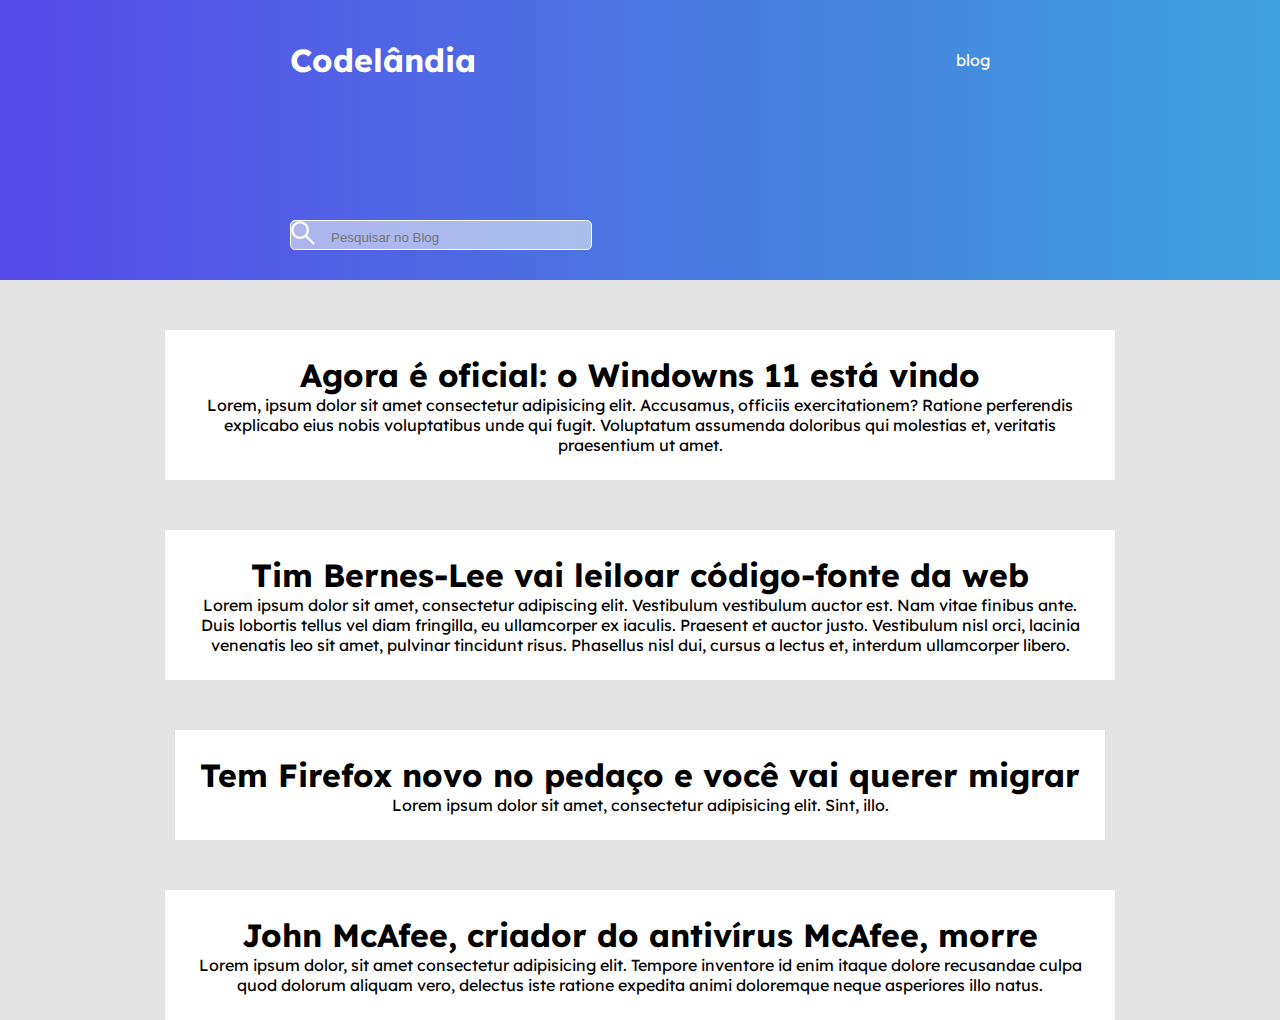
<file: desafio01/index.html>
<!DOCTYPE html>
<html lang="pt-br">

<head>
    <meta charset="UTF-8">
    <meta http-equiv="X-UA-Compatible" content="IE=edge">
    <meta name="viewport" content="width=device-width, initial-scale=1.0">
    <title>Desafio01</title>
    <link rel="stylesheet" href="style/style.css">
</head>

<body>
   
    <header>
        <div id="cabecalho">
            <h1 id="logo">Codelândia</h1>
            <a href="#">blog</a>  
        </div>
        <!-- ESTUDAR INPUT SEARCH -->
        <br><br><br><br><br><br><br>
        <div id="busca">
            <input type="search"  id="txtBusca" placeholder="Pesquisar no Blog">
            <img src="img/Search.png" alt="lupa">
        </div>
    </header>

    <main id="container">

        <article class="conteudo">
            <h1>Agora é oficial: o Windowns 11 está vindo</h1>
            <p>Lorem, ipsum dolor sit amet consectetur adipisicing elit. Accusamus, officiis exercitationem? Ratione
                perferendis explicabo eius nobis voluptatibus unde qui fugit. Voluptatum assumenda doloribus qui molestias
                et, veritatis praesentium ut amet.</p>
        </article>



        <article class="conteudo">
            <h1>Tim Bernes-Lee vai leiloar código-fonte da web</h1>
            <p>Lorem ipsum dolor sit amet, consectetur adipiscing elit. Vestibulum vestibulum auctor est. Nam vitae finibus ante. Duis lobortis tellus vel diam fringilla, eu ullamcorper ex iaculis. Praesent et auctor justo. Vestibulum nisl orci, lacinia venenatis leo sit amet, pulvinar tincidunt risus. Phasellus nisl dui, cursus a lectus et, interdum ullamcorper libero.
            </p>
        </article>



        <article class="conteudo">
            <h1>Tem Firefox novo no pedaço e você vai querer migrar</h1>
            <p>Lorem ipsum dolor sit amet, consectetur adipisicing elit. Sint, illo.</p>
        </article>



        <article class="conteudo">
            <h1>John McAfee, criador do antivírus McAfee, morre</h1>
            <p>Lorem ipsum dolor, sit amet consectetur adipisicing elit. Tempore inventore id enim itaque dolore recusandae
                culpa quod dolorum aliquam vero, delectus iste ratione expedita animi doloremque neque asperiores illo
                natus.</p>
        </article>

    </main>

</body>

</html>
</file>
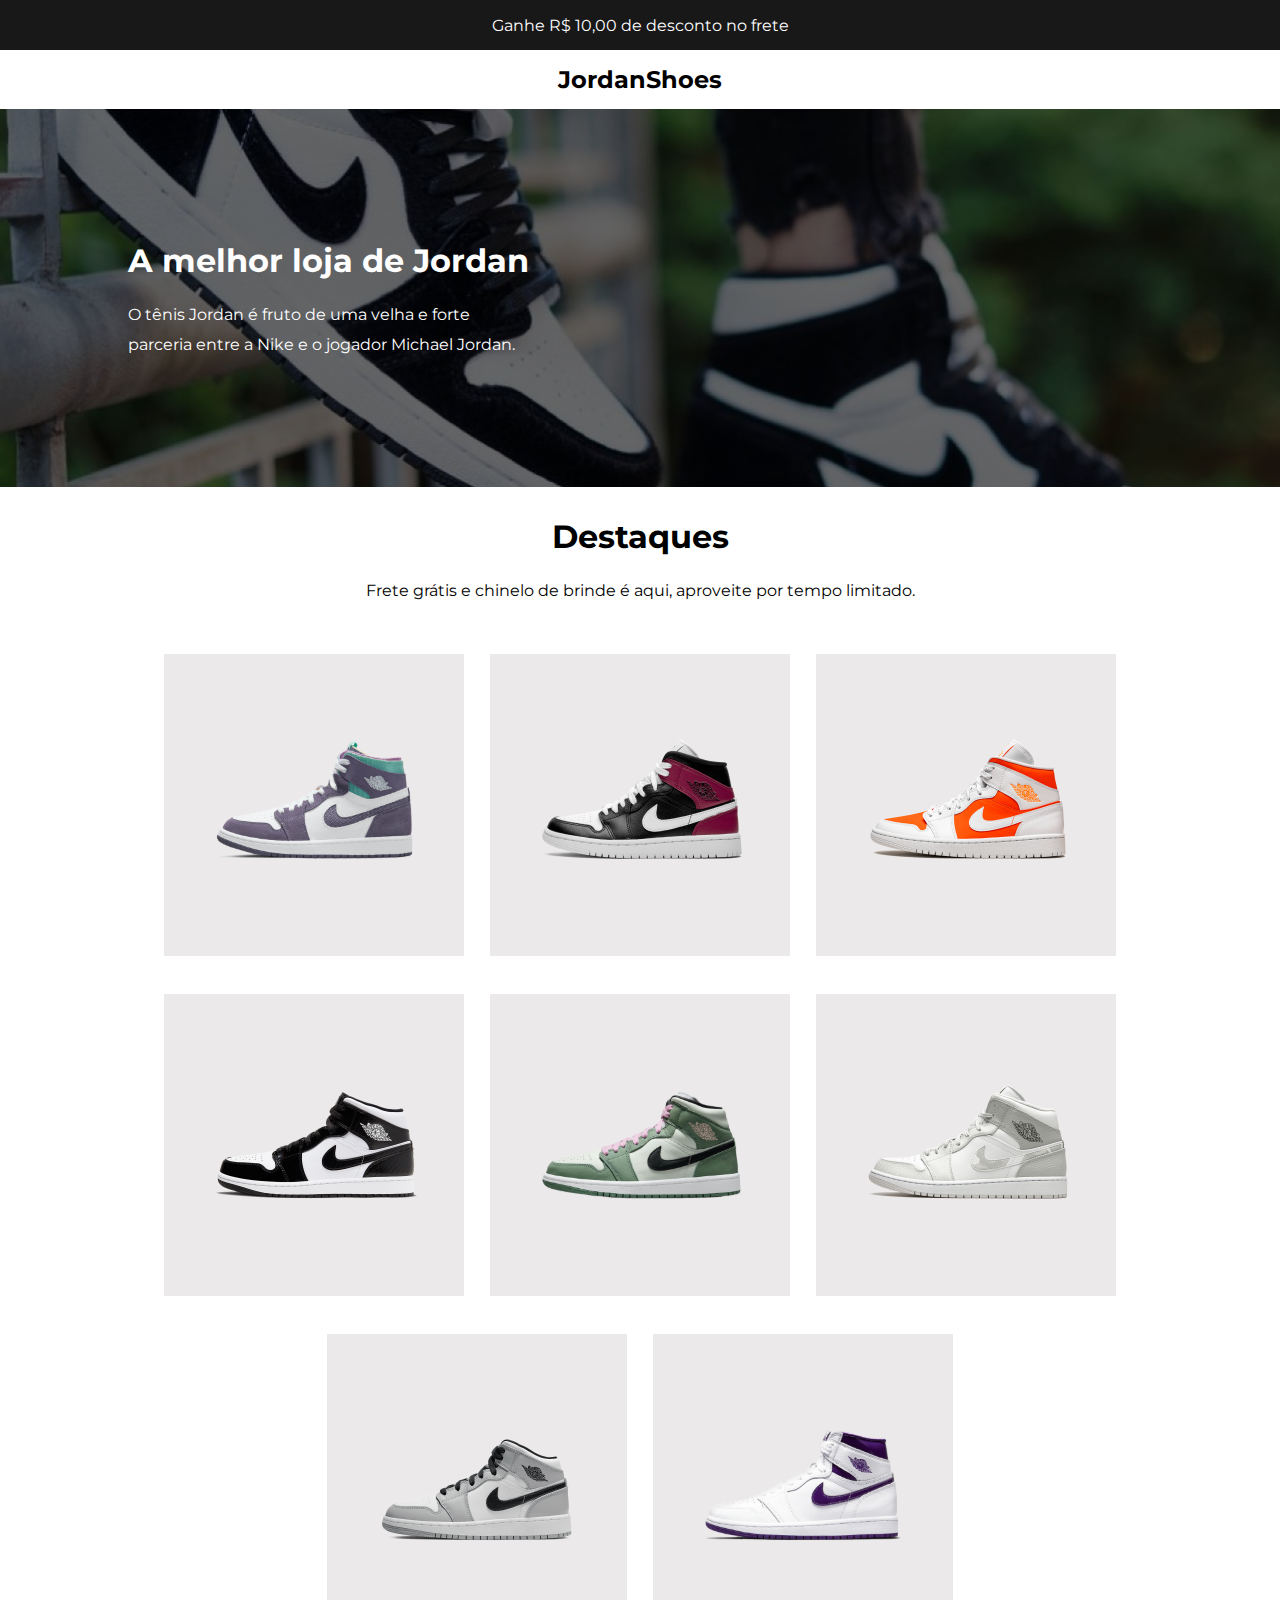
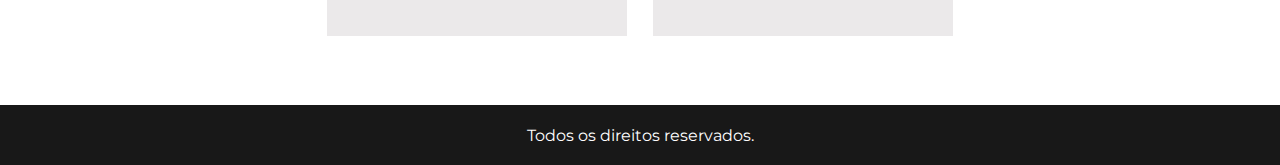
<file: desafio02/index.html>
<!DOCTYPE html>
<html lang="pt-br">
<head>
    <meta charset="UTF-8">
    <meta http-equiv="X-UA-Compatible" content="IE=edge">
    <meta name="viewport" content="width=device-width, initial-scale=1.0">
    <title>Codelandia - Desafio 2</title>
    <link rel="stylesheet" href="estilos/media-query.css">
    <link rel="stylesheet" href="estilos/style.css">
</head>
<body>
    <header>
        <div id="cabecalho">
            <div id="texto-cabecalho">
                <p>Ganhe R$ 10,00 de desconto no frete</p>
            </div>
        </div>
        <h1>JordanShoes</h1>
    </header>
    <main>
        <div id="bg">
            <div id="texto-bg">
                <h1>A melhor loja de Jordan</h1>
                <p>O tênis Jordan é fruto de uma velha e forte <br> parceria entre a Nike e o jogador Michael Jordan.</p>
            </div>
        </div>

        <div id="texto-main">
            <h1>Destaques</h1>
            <p>Frete grátis e chinelo de brinde é aqui, aproveite por tempo limitado. </p>
        </div>

        <div id="flex-container">
            <div class="produto">
                <img src="img/tenis1.svg" alt="tenis">
            </div>
            <div class="produto">
                <img src="img/tenis2.svg" alt="tenis">
            </div>
            <div class="produto">
                <img src="img/tenis3.svg" alt="tenis">
            </div>
            <div class="produto">
                <img src="img/tenis4.svg" alt="tenis">
            </div>
            <div class="produto">
                <img src="img/tenis5.svg" alt="tenis">
            </div>
            <div class="produto">
                <img src="img/tenis6.svg" alt="tenis">
            </div>
            <div class="produto">
                <img src="img/tenis7.svg" alt="tenis">
            </div>
            <div class="produto">
                <img src="img/tenis8.svg" alt="tenis">
            </div>
        </div>
    </main>

    <footer>
        <p>Todos os direitos reservados.</p>
    </footer>
</body>
</html>
</file>
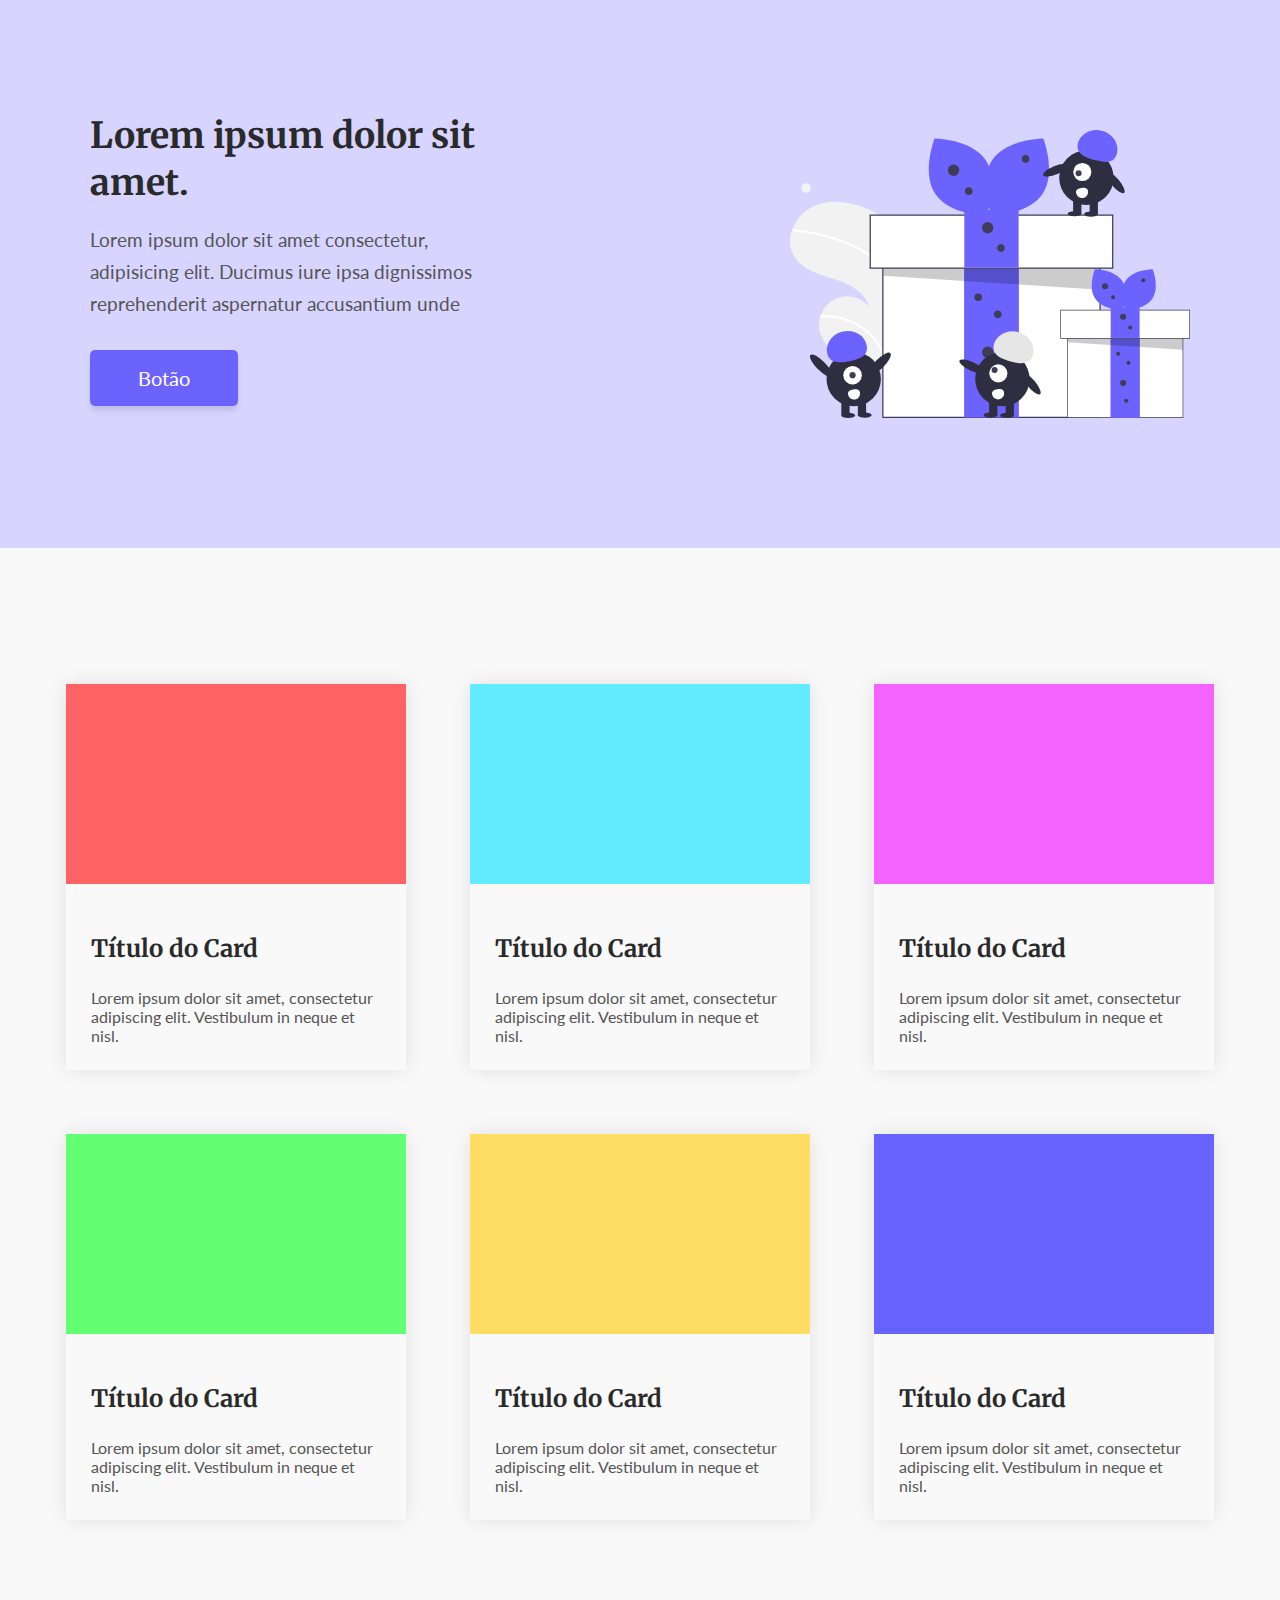
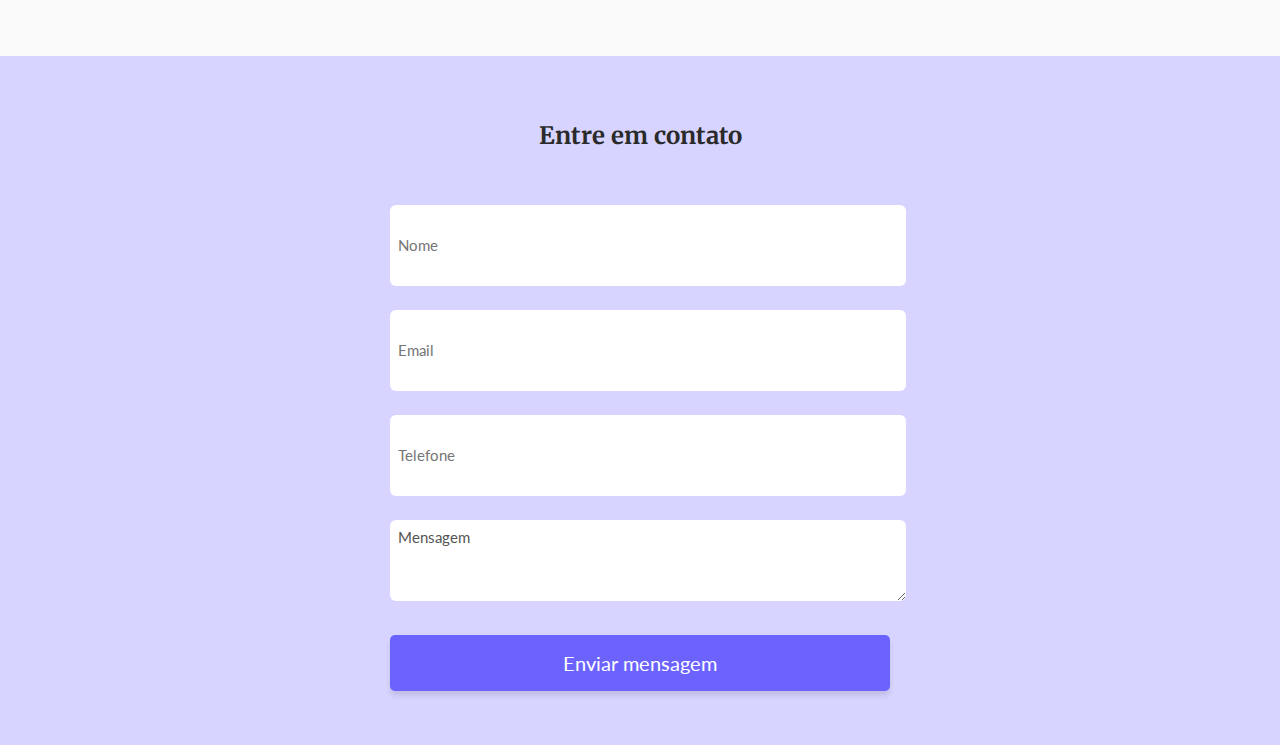
<file: desafio03/index.html>
<!DOCTYPE html>
<html lang="pt-br">

<head>
    <meta charset="UTF-8">
    <meta http-equiv="X-UA-Compatible" content="IE=edge">
    <meta name="viewport" content="width=device-width, initial-scale=1.0">
    <title>Desafio 03</title>
    <link rel="stylesheet" href="styles/style.css">
</head>

<body>
    <header>
        <section class="conteudo">
            <div class="header-info">
                <h1 id="header-info-titulo">Lorem ipsum dolor sit amet.</h1>
                <p id="header-info-texto">Lorem ipsum dolor sit amet consectetur, adipisicing elit. Ducimus iure ipsa dignissimos reprehenderit aspernatur accusantium unde </p>
                <button class="botao" type="button">Botão</button>
            </div>
            <div class="header-image">
                <img src="assets/img/illustration.svg" alt="Imagem ilustrativa de um presente">
            </div>
        </section>

    </header>


    <main>
        <article class="card-container">
            <div class="card-wrapper">
                <div class="card">
                    <div class="card-image1"></div>
                    <div class="card-content">
                        <h2 class="card-content-titulo">Título do Card</h2>
                    <p class="card-content-subtitulo">Lorem ipsum dolor sit amet, consectetur adipiscing elit. Vestibulum in neque et nisl.</p>
                    </div>
                </div>
                <div class="card">
                    <div class="card-image2"></div>
                    <div class="card-content">
                        <h2 class="card-content-titulo">Título do Card</h2>
                    <p class="card-content-subtitulo">Lorem ipsum dolor sit amet, consectetur adipiscing elit. Vestibulum in neque et nisl.</p>
                    </div>
                </div>
                <div class="card">
                    <div class="card-image3"></div>
                    <div class="card-content">
                        <h2 class="card-content-titulo">Título do Card</h2>
                    <p class="card-content-subtitulo">Lorem ipsum dolor sit amet, consectetur adipiscing elit. Vestibulum in neque et nisl.</p>
                    </div>
                </div>
                <div class="card">
                    <div class="card-image4"></div>
                    <div class="card-content">
                        <h2 class="card-content-titulo">Título do Card</h2>
                    <p class="card-content-subtitulo">Lorem ipsum dolor sit amet, consectetur adipiscing elit. Vestibulum in neque et nisl.</p>
                    </div>
                </div>
                <div class="card">
                    <div class="card-image5"></div>
                    <div class="card-content">
                        <h2 class="card-content-titulo">Título do Card</h2>
                    <p class="card-content-subtitulo">Lorem ipsum dolor sit amet, consectetur adipiscing elit. Vestibulum in neque et nisl.</p>
                    </div>
                </div>
                <div class="card">
                    <div class="card-image6"></div>
                    <div class="card-content">
                        <h2 class="card-content-titulo">Título do Card</h2>
                    <p class="card-content-subtitulo">Lorem ipsum dolor sit amet, consectetur adipiscing elit. Vestibulum in neque et nisl.</p>
                    </div>
                </div>
            </div>
        </article>
    </main>

    <footer>
        <article class="form-wrapper">
            <form class="formulario" action="get">
                <h2 class="form-titulo">Entre em contato</h2>
                <input class="campo" type="text" placeholder="Nome"/>
                <input class="campo" type="text" placeholder="Email"/>
                <input class="campo" type="text" placeholder="Telefone"/>
                <textarea name="" id="" cols="" rows="">Mensagem</textarea>
                <button class="botao botao-form" type="submit">Enviar mensagem</button>
            </form>
        </article>
    </footer>
</body>

</html>
</file>
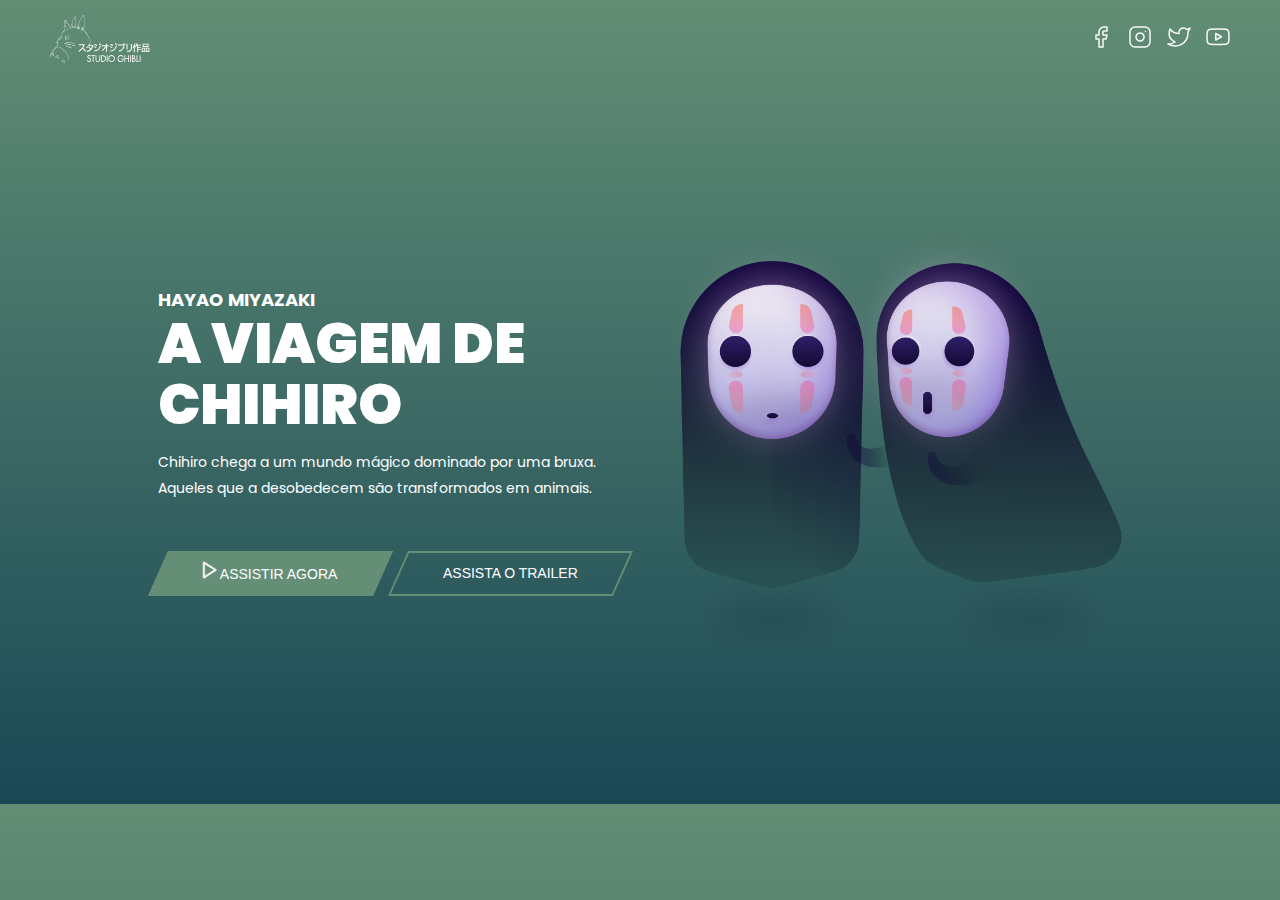
<file: desafio05/index.html>
<!DOCTYPE html>
<html lang="pt-br">

<head>
    <meta charset="UTF-8">
    <meta http-equiv="X-UA-Compatible" content="IE=edge">
    <meta name="viewport" content="width=device-width, initial-scale=1.0">
    <link rel="stylesheet" href="css/style.css">
    <title>Desafio 05</title>
</head>

<body>
    <header>
        <nav>
            <img src="image/logo.svg" alt="">
            <div id="rede-social">
                <a href="#"><img src="image/facebook.svg" alt=""></a>
                <a href="#"><img src="image/instagram.svg" alt=""></a>
                <a href="#"><img src="image/twitter.svg" alt=""></a>
                <a href="#"><img src="image/youtube.svg" alt=""></a>
            </div>
        </nav>
    </header>
    <main>
        <div class="container">

            <section id="foto">
                <img src="image/illustration.png" alt="">
            </section>

            <section id="texto">
                <h3>HAYAO MIYAZAKI</p>
                <h1>A VIAGEM DE CHIHIRO</h1>
                <p>Chihiro chega a um mundo mágico dominado por uma bruxa. Aqueles que a desobedecem são transformados em animais.</p>
                <div id="botoes">
                    <button id="cta-button">
                        <p><img src="image/Vector.png" alt=""> ASSISTIR AGORA</p>
                    </button>

                    <button id="trailer-button">
                        <p>ASSISTA O TRAILER</p>
                    </button>
                </div>
            </section>

            
        </div>
    </main>
</body>

</html>
</file>
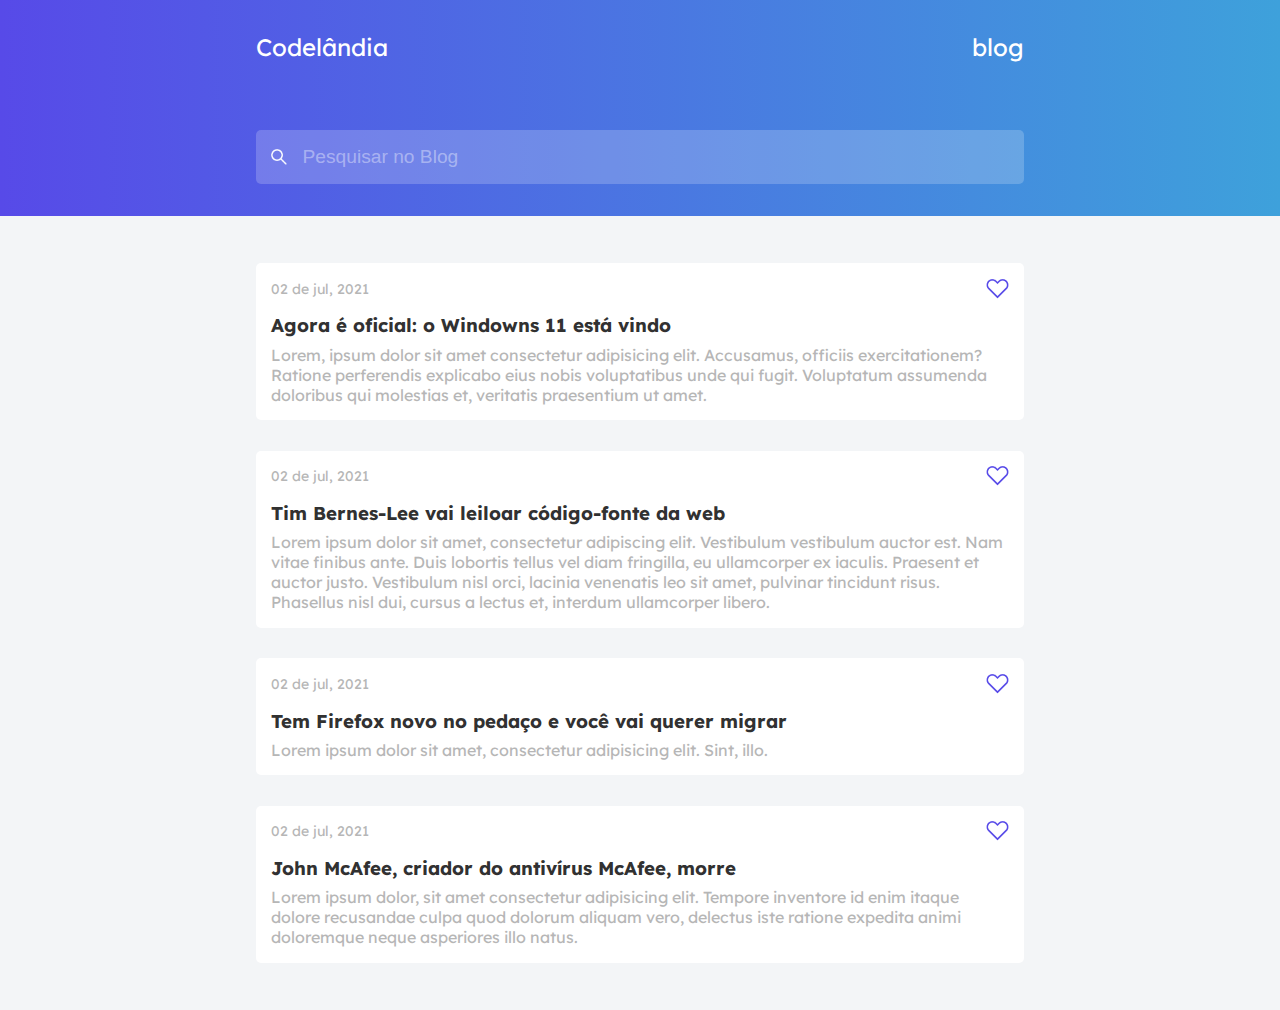
<file: desafio01/index2.html>
<!DOCTYPE html>
<html lang="pt-br">

<head>
    <meta charset="UTF-8">
    <meta http-equiv="X-UA-Compatible" content="IE=edge">
    <meta name="viewport" content="width=device-width, initial-scale=1.0">
    <title>Desafio01</title>
    <link rel="stylesheet" href="style/estilo.css">
</head>

<body>
   
    <header class="cabecalho">
        <nav class="conteudo-cabecalho">
            <h2>Codelândia</h1>
            <h2>blog</h2>  
        </nav>
    <br><br>
        <div class="busca">
            <img src="img/Search.png" alt="lupa">
            <input type="search"  placeholder="Pesquisar no Blog">
        </div>
    </header>

    <main>

        <article class="conteudo">
            <div class="data">
                <span>02 de jul, 2021</span>
                <img src="img/heart.png" alt="">
            </div>
            <h3>Agora é oficial: o Windowns 11 está vindo</h3>
            <p>Lorem, ipsum dolor sit amet consectetur adipisicing elit. Accusamus, officiis exercitationem? Ratione
                perferendis explicabo eius nobis voluptatibus unde qui fugit. Voluptatum assumenda doloribus qui molestias
                et, veritatis praesentium ut amet.</p>
        </article>

        <article class="conteudo">
            <div class="data">
                <span>02 de jul, 2021</span>
                <img src="img/heart.png" alt="">
            </div>
            <h3>Tim Bernes-Lee vai leiloar código-fonte da web</h3>
            <p>Lorem ipsum dolor sit amet, consectetur adipiscing elit. Vestibulum vestibulum auctor est. Nam vitae finibus ante. Duis lobortis tellus vel diam fringilla, eu ullamcorper ex iaculis. Praesent et auctor justo. Vestibulum nisl orci, lacinia venenatis leo sit amet, pulvinar tincidunt risus. Phasellus nisl dui, cursus a lectus et, interdum ullamcorper libero.
            </p>
        </article>

        <article class="conteudo">
            <div class="data">
                <span>02 de jul, 2021</span>
                <img src="img/heart.png" alt="">
            </div>
            <h3>Tem Firefox novo no pedaço e você vai querer migrar</h3>
            <p>Lorem ipsum dolor sit amet, consectetur adipisicing elit. Sint, illo.</p>
        </article>

        <article class="conteudo">
            <div class="data">
                <span>02 de jul, 2021</span>
                <img src="img/heart.png" alt="">
            </div>
            <h3>John McAfee, criador do antivírus McAfee, morre</h3>
            <p>Lorem ipsum dolor, sit amet consectetur adipisicing elit. Tempore inventore id enim itaque dolore recusandae
                culpa quod dolorum aliquam vero, delectus iste ratione expedita animi doloremque neque asperiores illo
                natus.</p>
        </article>

    </main>

</body>

</html>
</file>
<file: desafio01/style/style.css>
@charset "utf-8";
@import url('https://fonts.googleapis.com/css2?family=Lexend+Deca&display=swap');
@import url('https://fonts.googleapis.com/css2?family=Inter&display=swap');

/* Variaveis */
:root {
    --cor1: #574AE8;
    --degrade2: #3EA1DB;

    --fonte-principal: "Lexend Deca";
    --fonte-secundaria: "Inter";
}

* {
    margin: 0;
    padding: 0;
}

header {
    background-image: linear-gradient(to right, var(--cor1), var(--degrade2));
    height: 200px;
    color: white;
    margin-bottom: 50px;
    padding: 40px 290px;
}

#cabecalho>a {
    text-decoration: none;
    color: white;
}

#cabecalho {
    display: flex;
    align-items: center;
    justify-content: space-between;
}

#busca {
    
    background-color: #edf5f594;
    border: solid 1px;
    border-radius: 5px;
    width: 300px;
}

#txtBusca {
    float: right;
    background-color: transparent;
    
    border: none;
    height: 32px;
    width: 260px;
}



body {
    font-family: var(--fonte-principal);
    background-color: #e3e3e3;
}

#container {
    display: flex;
    flex-direction: column;
    align-items: center;
    gap: 50px;
}

.conteudo {

    max-width: 900px;
    min-width: 400px;
    background-color: white;
    text-align: center;
    padding: 25px;
    margin-left: 30px;
    margin-right: 30px;
}
</file>
<file: desafio02/estilos/media-query.css>
@media screen and (max-width:790px) {
    main div#bg {
        color: var(--branco);
        height: 378px;
        
        background-color: #181818f4;
        background-image: linear-gradient(rgba(0, 0, 0, 0.6), rgba(0, 0, 0, 0.6)), url(../img/background2.png);
        background-repeat: no-repeat;
        background-size: cover;
        background-position: center;
        margin-bottom: 30px;
    }
    
    main div#bg {
        display: flex;
        justify-content: center;
    }
    
    main div#texto-bg {
        position: relative;
        left: 50%;
    }
    
    
}
</file>
<file: desafio02/estilos/style.css>
@import url('https://fonts.googleapis.com/css2?family=Montserrat:wght@300;400;800&display=swap');

/* Variaveis */
:root {
    --branco: #fefefe;
    --branco2: #ebe9ea;
    --cinza: #474747;
    --preto: #181818;
}

/* RESET */
* {
    margin: 0;
    padding: 0;
}

/* Estilos */
html,
body {
    font-family: "Montserrat";
}

/* CABECALHO */
div#cabecalho {
    height: 50px;
    background-color: var(--preto);
    display: flex;
    justify-content: center;
    align-items: center;
}

div#texto-cabecalho {
    color: var(--branco);
    text-align: center;
}

header h1 {
    text-align: center;
    font-size: 24px;
    padding: 15px 0px;
}

/* MAIN */
main div#bg {
    display: flex;
    justify-content: left;

    color: var(--branco);
    height: 378px;
    
    background-color: #181818f4;
    background-image: linear-gradient(rgba(0, 0, 0, 0.6), rgba(0, 0, 0, 0.6)), url(../img/background2.png);
    background-repeat: no-repeat;
    background-size: cover;
    background-position: center;
    margin-bottom: 30px;
}

main div#texto-bg {
    position: relative;
    top: 35%;
    left: 10%;
}

main div#texto-bg p{
    margin-top: 20px;
    line-height: 30px;
}

main div#texto-main{
    text-align: center;
}

main div#texto-main p{
    margin-top: 25px;
    margin-bottom: 35px;
}

main div#flex-container{
    display: flex;
    flex-direction: row;
    flex-wrap: wrap;
    justify-content: center;
}

main div.produto{
    display: flex;
    justify-content: center;
    align-items: center;
    width: 300px;
    height: 302px;
    background-color: var(--branco2);
    margin: 19px 13px;
}

/* FOOTER */
footer{
    display: flex;
    justify-content: center;
    align-items: center;
    height: 60px;
    color: var(--branco);
    background-color: #181818;
    margin-top: 50px;
}
</file>
<file: desafio03/styles/style.css>
@import url('https://fonts.googleapis.com/css2?family=Lato&family=Merriweather:wght@400;700&display=swap');

:root {
    --roxo: #6c63ff;
    --roxo-claro: #D7D4FF;
    --branco: #ffffff;
    --branco-200: #f9f9f9;
    --cinza: #555555;
    --cinza-escuro: #2A2A2A;
}

* {
    margin: 0;
    padding: 0;
}

body {
    background-color: var(--branco-200);
}

/* HEADER */
header {
    width: 100%;
    background-color: var(--roxo-claro);
}

.conteudo {
    margin: 0 auto;
    padding: 20px;
}

#header-info-titulo {
    font-family: 'Merriweather';
    font-size: 36px;
    line-height: 47px;
    color: var(--cinza-escuro);
}

#header-info-texto {
    font-family: 'Lato';
    font-size: 19px;
    line-height: 32px;
    margin-top: 18px;
    color: var(--cinza);
}

.botao {
    color: var(--branco);
    font-family: 'Lato';
    font-size: 20px;
    padding: 16px 48px;
    margin: 30px 0;
    background: #6C63FF;
    box-shadow: 0px 5px 5px rgba(23, 23, 23, 0.1);
    border-radius: 5px;
    border: none;
}

.header-image {
    margin: 70px 0;
    display: flex;
    align-items: center;
    justify-content: center;
}

.header-image img {
    max-width: 400px;
}

@media (min-width: 900px) {
    header {
        width: 100%;
        background-color: var(--roxo-claro);
    }

    .conteudo {
        max-width: 1100px;
        display: flex;
        flex-direction: row;
        padding: 60px;
        align-items: center;
        justify-content: space-between;
    }

    .header-info {
        max-width: 400px;
    }

    #header-info-titulo {
        font-family: 'Merriweather';
        font-size: 36px;
        line-height: 47px;
        color: var(--cinza-escuro);
    }

    #header-info-texto {
        font-family: 'Lato';
        font-size: 19px;
        line-height: 32px;
        margin-top: 18px;
        color: var(--cinza);
    }

    .botao {
        color: var(--branco);
        font-family: 'Lato';
        font-size: 20px;
        padding: 16px 48px;
        margin: 30px 0;
        background: #6C63FF;
        box-shadow: 0px 5px 5px rgba(23, 23, 23, 0.1);
        border-radius: 5px;
        border: none;
    }

    .botao:hover {
        background-color: #4a41f2;
        cursor: pointer;
    }

    .botao:hover {
        background-color: #4a41f2;
        cursor: pointer;
    }
}

/* MAIN */
main {
    background-color: var(--branco-200);
}

.card-container {
    width: 100%;
}

.card-wrapper {
    margin-top: 76px;
    padding: 16px;
    display: flex;
    justify-content: center;
    flex-wrap: wrap;
    gap: 24px;
    background-color: ;
}

.card {
    max-width: 340px;
    box-shadow: 0px 0px 20px rgba(0, 0, 0, 0.1);
}

.card-image1 {
    background-color: #FF6363;
    height: 200px;
    max-width: 340px;
}

.card-image2 {
    background-color: #63ECFF;
    height: 200px;
    max-width: 340px;
}

.card-image3 {
    background-color: #F363FF;
    height: 200px;
    max-width: 340px;
}

.card-image4 {
    background-color: #63FF73;
    FF6363;
    height: 200px;
    max-width: 340px;
}

.card-image5 {
    background-color:
        #FFDD63;
    height: 200px;
    max-width: 340px;
}

.card-image6 {
    background-color:
        #6663FF;
    height: 200px;
    max-width: 340px;
}

.card-content {
    padding: 25px;
}

.card-content-titulo {
    color: var(--cinza-escuro);
    font-family: 'Merriweather';
    margin-top: 24px;
}

.card-content-subtitulo {
    color: var(--cinza);
    font-family: 'Lato';
    margin-top: 24px;
}

@media(min-width: 900px) {
    .card-wrapper {
        max-width: 1200px;
        margin: 120px auto;
        gap: 64px;
    }

    .card {
        max-width: 340px;
    }
}

/* FOOTER */
.form-wrapper {
    padding: 24px;
    display: flex;
    justify-content: center;
    align-items: center;
    flex-direction: column;
    background-color: var(--roxo-claro);
}

.form-titulo {
    font-family: 'Merriweather';
    color: var(--cinza-escuro);
    text-align: center;
    margin: 40px 0 30px;
}

.campo,
textarea {
    margin-top: 24px;
    width: 100%;
    background-color: var(--branco);
    border-radius: 6px;
    font-family: 'Lato';
    font-size: 15px;
    height: 65px;
    color: var(--cinza);
    border: none;
    outline: none;
    padding: 8px;
}

.botao-form {
    width: 100%;
}

@media(min-width: 900px) {
    .formulario {
        max-width: 500px;
        margin: 0 auto;
    }
}
</file>
<file: desafio05/css/style.css>
@import url('https://fonts.googleapis.com/css2?family=Poppins:wght@400;500;600&display=swap');

* {
    padding: 0;
    margin: 0;
    font-style: 'Poppins';
}

html {
    color: white;
    background-image: linear-gradient(to bottom, #628E75, #1A4855);
    overflow: ;
}

/* HEADER */
nav {
    display: flex;
    justify-content: space-between;
    align-items: center;
    padding: 15px 50px;
}

nav>img {
    width: 100px;
}

nav>#rede-social {
    display: flex;
    gap: 15px;
}

/* MAIN */

.container {
    display: flex;
    flex-direction: column;
    justify-content: space-around;
    align-items: center;
    
}

#foto {
    display: flex;
    justify-content: center;
}

#foto>img {
    width: 400px;
}


#texto {
    font-family: 'Poppins';
    display: flex;
    flex-direction: column;
    justify-content: center;
    align-items: flex-start;
    padding: 25px 40px;
}

#texto h3 {
    font-weight: 700;
    font-size: 18px;
    line-height: 27px;
}

#texto h1 {
    font-weight: 900;
    font-size: 56px;
    line-height: 109%;
    margin-bottom: 15px;
}

#texto p {
    font-weight: 400;
    font-size: 14px;
    line-height: 180%;
    max-width: 500px;    
}

/* Botoes */
#botoes{
    margin-top: 50px;
}

button {
    display: flex;
    justify-content: center;
    align-items: baseline;

    background: transparent;
    height: 45px;
    width: 225px;
    border: 2px solid #658e76;
    color: #fefefe;
    padding: 8px 40px;
    font-size: 24px;
    font-weight: 400;
    /*responsável por inclinar o botão*/
    transform: skew(-24deg);
}

button:hover {
    cursor: pointer;
}

button>p {
    /*responsável por desinclinar o texto*/
    transform: skew(24deg);
    font-weight: 500;
    font-size: 16px;
    line-height: 180%;
}

#cta-button{
    background-color: #658E76;;
}

#cta-button img{

}

#trailer-button{
    display: none;
}

@media (min-width:1040px) {
    main {
        margin: 149px;
    }

    .container {
        display: flex;
        flex-direction: row-reverse;
        justify-content: center;
        align-items: center;
        
    }
    #foto {
        display: flex;
        justify-content: center;
        width: 100%;
    }
    
    #foto>img {
        width: 500px;
    }
    
    
    #texto {
        font-family: 'Poppins';
    }

    

    #botoes{
        display: flex;
        gap: 15px;
    }

    #trailer-button{
        display: inline-flex;
    } 
}
</file>
<file: desafio01/style/estilo.css>
@charset "utf-8";
@import url('https://fonts.googleapis.com/css2?family=Lexend+Deca&display=swap');
@import url('https://fonts.googleapis.com/css2?family=Inter&display=swap');

/* Variaveis */
:root {
    --azul-escuro: #574AE8;
    --azul-claro: #3EA1DB;
    --branco: #fff;
    --cinzaBg: #f3f5f7;

    --titulo: #313131;
    --texto: #b6b6b6;

    --degrade: linear-gradient(to right, var(--azul-escuro) , var(--azul-claro));

    --fonte-principal: "Lexend Deca";
    --fonte-secundaria: "Inter";
}

/* RESET */
*{
    box-sizing: border-box;
    margin: 0;
    padding: 0;
}

/* Configurações básicas */

html{
    font-family: var(--fonte-principal);
}

body{
    background-color: var(--cinzaBg);
}


/* Header */

.cabecalho{
    background-image: var(--degrade);
    color: var(--branco);

    display: flex;
    align-items: center;
    justify-content: space-between;
    flex-direction: column;

    width: 100%;
    height: 24vh;
    padding: 2.5% 20%;;
}

.conteudo-cabecalho{
    display: flex;
    justify-content: space-between;
    width: 100%;
    height: auto;
}

.conteudo-cabecalho > h2{
    font-weight: 400;
  font-size: 1.5rem;
}

.busca{
    height: 6vh;
    border-radius: 5px;
    background-color: rgba(255, 255, 255, 0.2);
    width: 100%;
    display: flex;
    align-items: center;
}

.busca img{
    margin: 2%;
    height: 0.99rem;
    width: 0.99rem;
}

.busca input{
    border: none;
    width: 100%;
    background: none;
    border-radius: 5px;
    color: var(--branco);
    font-size: 1.2rem;
}

.busca input::placeholder{
    color: rgba(255, 255, 255, 0.4);
}

/* Conteudo */

main{
    padding: 2.5% 20%;
    display: flex;
    flex-direction: column;
}

.conteudo{
    display: flex;
    flex-direction: column;
    width: 100%;
    height: auto;
    border-radius: 5px;
    background-color: var(--branco);
    padding: 2%;
    margin: 2% 0;
}

article h3{
    padding: 2% 0 1% 0;
    color: var(--titulo);
}

article p {
    color: var(--texto);
}

.data{
    width: 100%;
    display: flex;
    align-items: center;
    justify-content: space-between;
    font-size: 14px;
    color: var(--texto);
}
</file>
